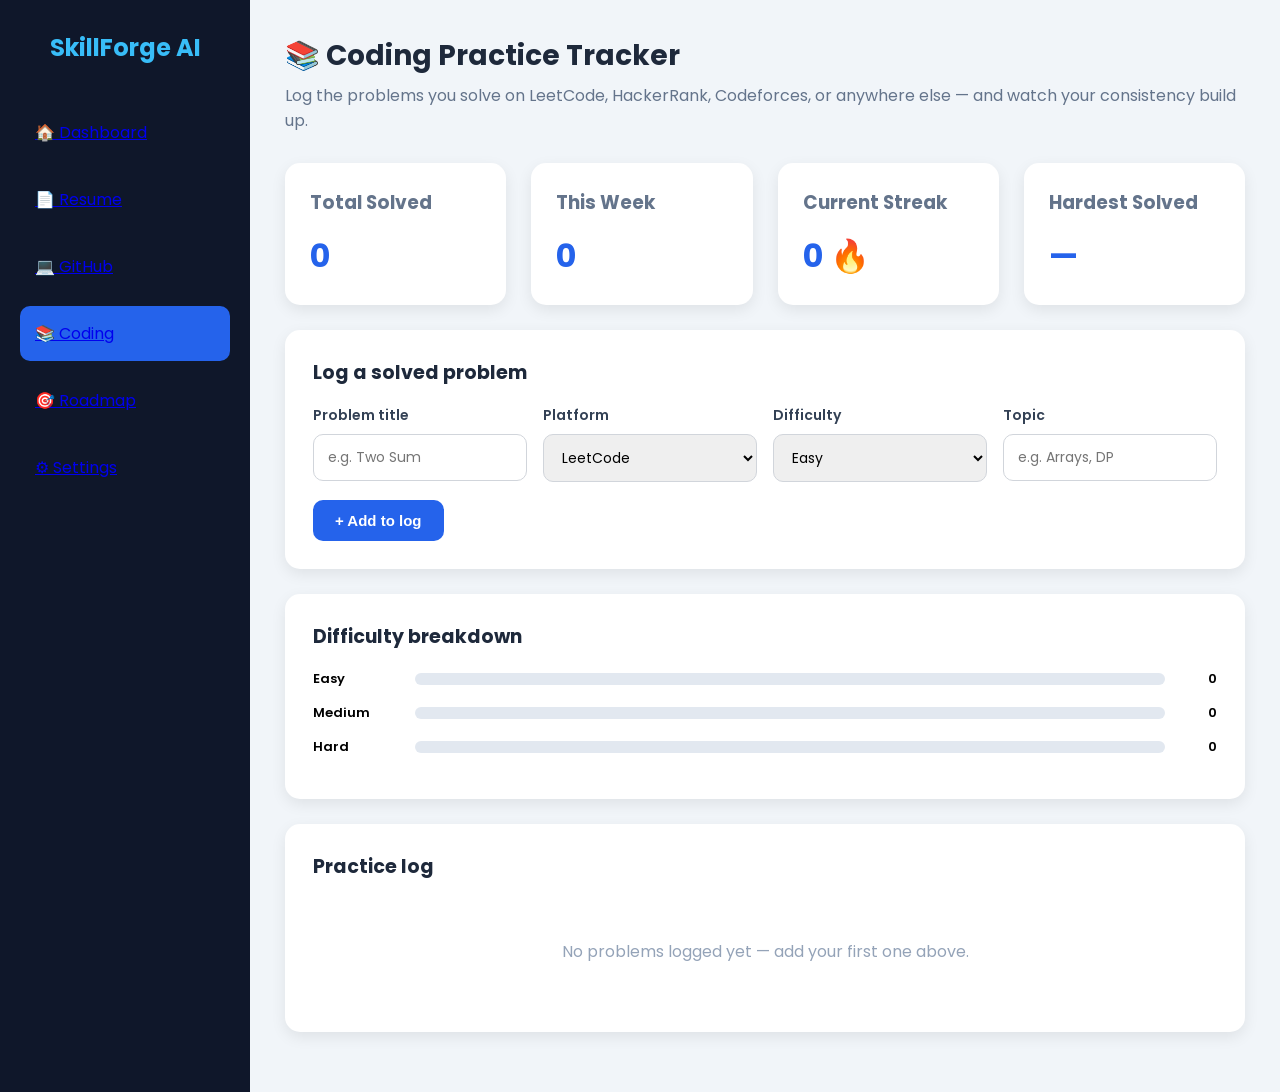
<file: aws_2_0_fixed/html/coding.html>
<!DOCTYPE html>
<html lang="en">
<head>
<meta charset="UTF-8">
<meta name="viewport" content="width=device-width, initial-scale=1.0">
<title>Coding Tracker | SkillForge AI</title>

<link rel="preconnect" href="https://fonts.googleapis.com">
<link rel="preconnect" href="https://fonts.gstatic.com" crossorigin>
<link href="https://fonts.googleapis.com/css2?family=Poppins:wght@300;400;500;600;700&display=swap" rel="stylesheet">

<link rel="stylesheet" href="../css/dashboard.css">
<link rel="stylesheet" href="../css/pages.css">
<link rel="stylesheet" href="../css/coding.css">
</head>
<body>

<div class="dashboard">

    <aside class="sidebar">
        <h2 class="logo">SkillForge AI</h2>
        <ul>
            <li><a href="dashboard.html">🏠 Dashboard</a></li>
            <li><a href="resume.html">📄 Resume</a></li>
            <li><a href="github.html">💻 GitHub</a></li>
            <li class="active"><a href="coding.html">📚 Coding</a></li>
            <li><a href="roadmap.html">🎯 Roadmap</a></li>
            <li><a href="settings.html">⚙ Settings</a></li>
        </ul>
    </aside>

    <main class="main-content">

        <div class="page-header">
            <h1>📚 Coding Practice Tracker</h1>
            <p>Log the problems you solve on LeetCode, HackerRank, Codeforces, or anywhere else — and watch your consistency build up.</p>
        </div>

        <section class="cards" style="margin-bottom:25px;">
            <div class="card">
                <h3>Total Solved</h3>
                <h2 id="statTotal">0</h2>
            </div>
            <div class="card">
                <h3>This Week</h3>
                <h2 id="statWeek">0</h2>
            </div>
            <div class="card">
                <h3>Current Streak</h3>
                <h2 id="statStreak">0 🔥</h2>
            </div>
            <div class="card">
                <h3>Hardest Solved</h3>
                <h2 id="statHardest">—</h2>
            </div>
        </section>

        <div class="panel">
            <h2>Log a solved problem</h2>
            <div class="form-row">
                <div class="form-group">
                    <label for="probTitle">Problem title</label>
                    <input type="text" id="probTitle" placeholder="e.g. Two Sum">
                </div>
                <div class="form-group">
                    <label for="probPlatform">Platform</label>
                    <select id="probPlatform">
                        <option>LeetCode</option>
                        <option>HackerRank</option>
                        <option>Codeforces</option>
                        <option>GeeksforGeeks</option>
                        <option>Other</option>
                    </select>
                </div>
                <div class="form-group">
                    <label for="probDifficulty">Difficulty</label>
                    <select id="probDifficulty">
                        <option value="easy">Easy</option>
                        <option value="medium">Medium</option>
                        <option value="hard">Hard</option>
                    </select>
                </div>
                <div class="form-group">
                    <label for="probTopic">Topic</label>
                    <input type="text" id="probTopic" placeholder="e.g. Arrays, DP">
                </div>
            </div>
            <button class="btn" id="addProblemBtn">+ Add to log</button>
        </div>

        <div class="panel">
            <h2>Difficulty breakdown</h2>
            <div id="difficultyBars"></div>
        </div>

        <div class="panel">
            <h2>Practice log</h2>
            <div id="logTableWrap">
                <table>
                    <thead>
                        <tr>
                            <th>Problem</th>
                            <th>Platform</th>
                            <th>Difficulty</th>
                            <th>Topic</th>
                            <th>Date</th>
                            <th></th>
                        </tr>
                    </thead>
                    <tbody id="logBody"></tbody>
                </table>
            </div>
            <div class="empty-state" id="emptyState" style="display:none;">
                No problems logged yet — add your first one above.
            </div>
        </div>

    </main>
</div>

<div class="toast" id="toast"></div>

<script src="../js/dashboard.js"></script>
<script src="../js/coding.js"></script>
</body>
</html>
</file>
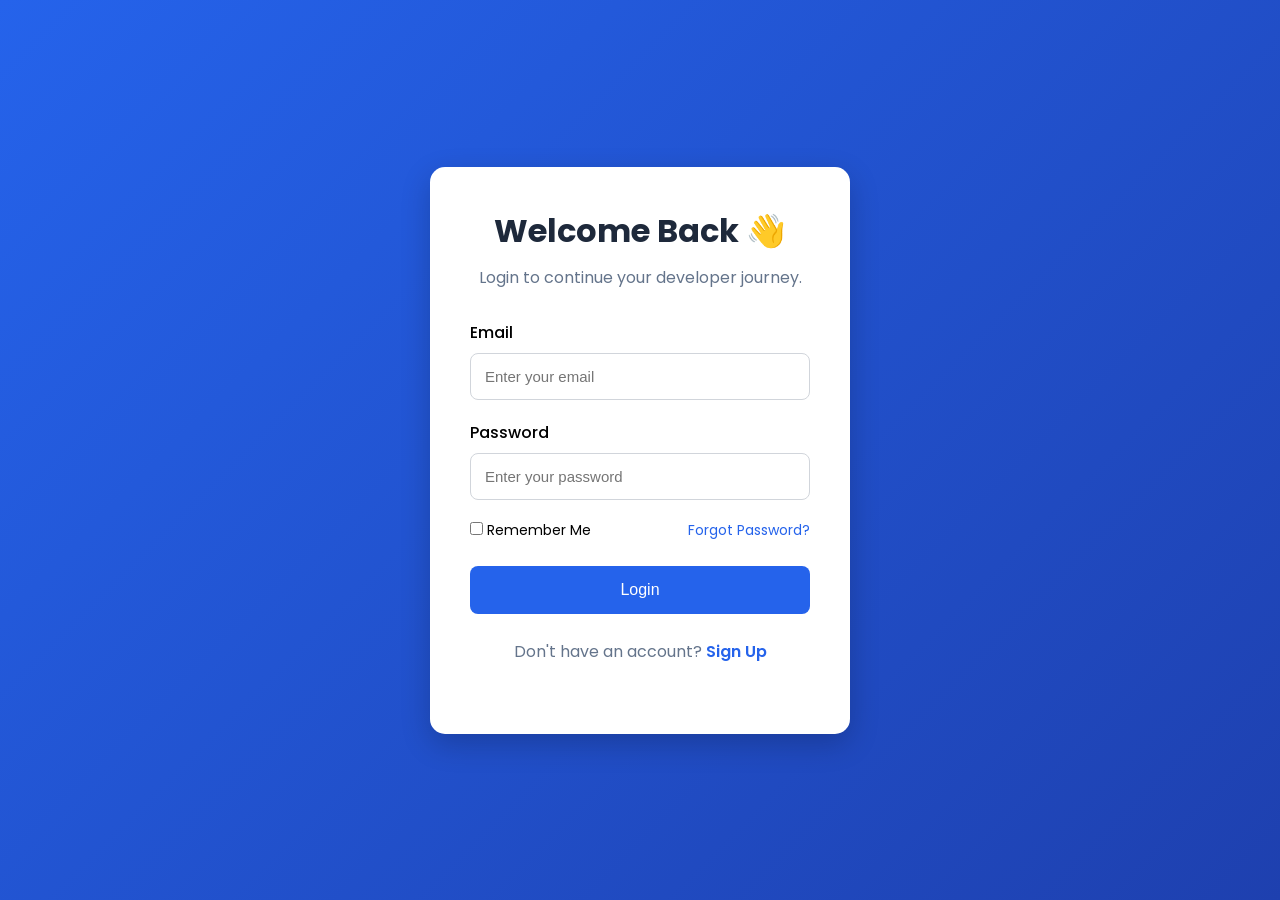
<file: aws_2_0_fixed/html/login.html>
<!DOCTYPE html>
<html lang="en">

<head>

    <meta charset="UTF-8">

    <meta name="viewport" content="width=device-width, initial-scale=1.0">

    <title>Login | SkillForge AI</title>

    <!-- Google Font -->
    <link rel="preconnect" href="https://fonts.googleapis.com">

    <link rel="preconnect" href="https://fonts.gstatic.com" crossorigin>

    <link href="https://fonts.googleapis.com/css2?family=Poppins:wght@300;400;500;600;700&display=swap" rel="stylesheet">

    <!-- CSS -->
    <link rel="stylesheet" href="../css/login.css">

</head>

<body>

    <div class="container">

        <div class="login-card">

            <h1>Welcome Back 👋</h1>

            <p>
                Login to continue your developer journey.
            </p>

            <form id="loginForm">

                <!-- Email -->

                <div class="input-group">

                    <label>Email</label>

                    <input
                        type="email"
                        id="email"
                        placeholder="Enter your email"
                        required>

                </div>

                <!-- Password -->

                <div class="input-group">

                    <label>Password</label>

                    <input
                        type="password"
                        id="password"
                        placeholder="Enter your password"
                        required>

                </div>

                <!-- Remember Me -->

                <div class="options">

                    <label>

                        <input type="checkbox">

                        Remember Me

                    </label>

                    <a href="#">
                        Forgot Password?
                    </a>

                </div>

                <button type="submit" class="login-btn">

                    Login

                </button>

            </form>

            <p class="signup-text">

                Don't have an account?

                <a href="signup.html">

                    Sign Up

                </a>

            </p>

        </div>

    </div>

    <script src="../js/login.js"></script>

</body>

</html>
</file>
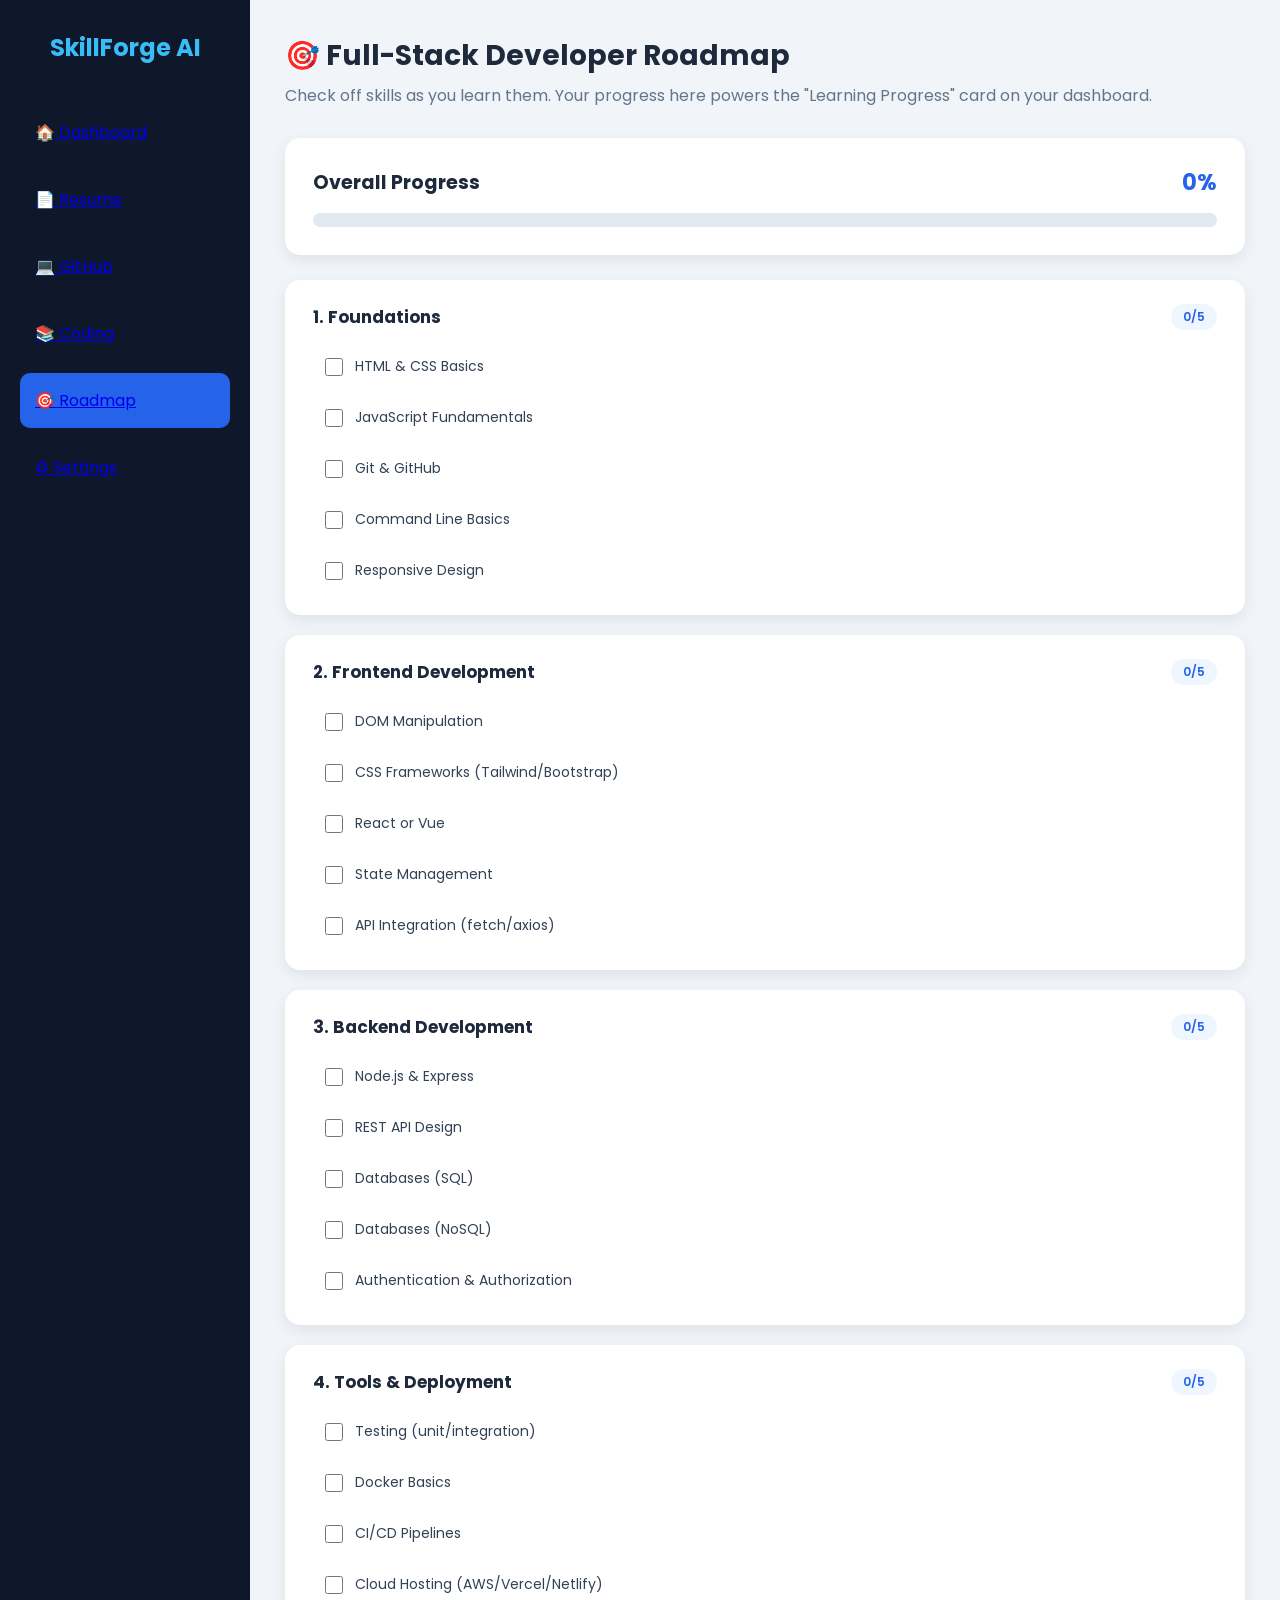
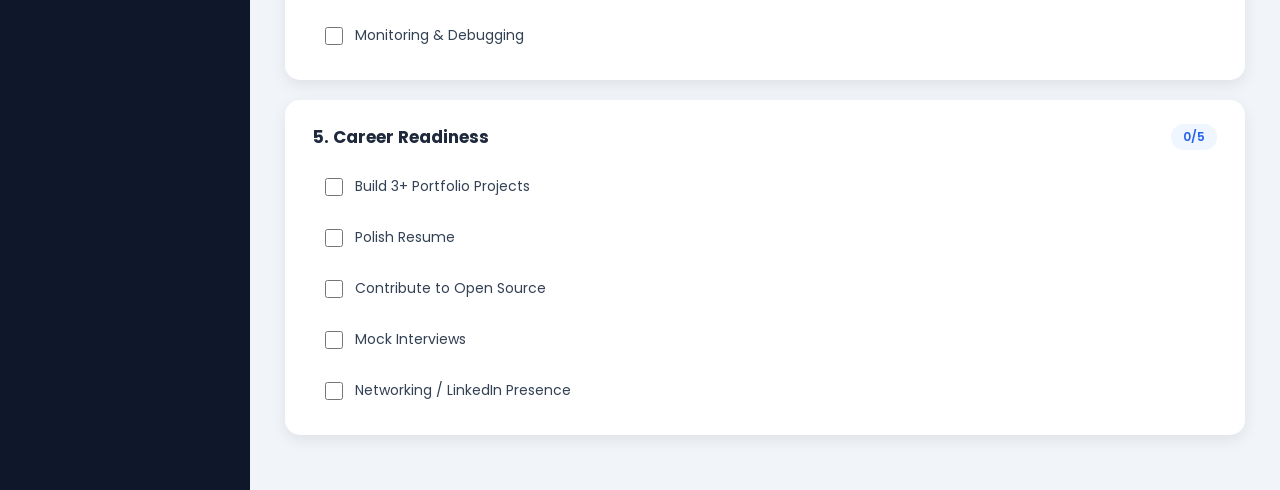
<file: aws_2_0_fixed/html/roadmap.html>
<!DOCTYPE html>
<html lang="en">
<head>
<meta charset="UTF-8">
<meta name="viewport" content="width=device-width, initial-scale=1.0">
<title>Roadmap | SkillForge AI</title>

<link rel="preconnect" href="https://fonts.googleapis.com">
<link rel="preconnect" href="https://fonts.gstatic.com" crossorigin>
<link href="https://fonts.googleapis.com/css2?family=Poppins:wght@300;400;500;600;700&display=swap" rel="stylesheet">

<link rel="stylesheet" href="../css/dashboard.css">
<link rel="stylesheet" href="../css/pages.css">
<link rel="stylesheet" href="../css/roadmap.css">
</head>
<body>

<div class="dashboard">

    <aside class="sidebar">
        <h2 class="logo">SkillForge AI</h2>
        <ul>
            <li><a href="dashboard.html">🏠 Dashboard</a></li>
            <li><a href="resume.html">📄 Resume</a></li>
            <li><a href="github.html">💻 GitHub</a></li>
            <li><a href="coding.html">📚 Coding</a></li>
            <li class="active"><a href="roadmap.html">🎯 Roadmap</a></li>
            <li><a href="settings.html">⚙ Settings</a></li>
        </ul>
    </aside>

    <main class="main-content">

        <div class="page-header">
            <h1>🎯 Full-Stack Developer Roadmap</h1>
            <p>Check off skills as you learn them. Your progress here powers the "Learning Progress" card on your dashboard.</p>
        </div>

        <div class="panel">
            <div class="progress-header">
                <h2 style="margin-bottom:0;">Overall Progress</h2>
                <span id="overallPct" class="overall-pct">0%</span>
            </div>
            <div class="overall-bar">
                <div class="overall-bar-fill" id="overallBarFill"></div>
            </div>
        </div>

        <div id="stagesContainer"></div>

    </main>
</div>

<div class="toast" id="toast"></div>

<script src="../js/dashboard.js"></script>
<script src="../js/roadmap.js"></script>
</body>
</html>
</file>
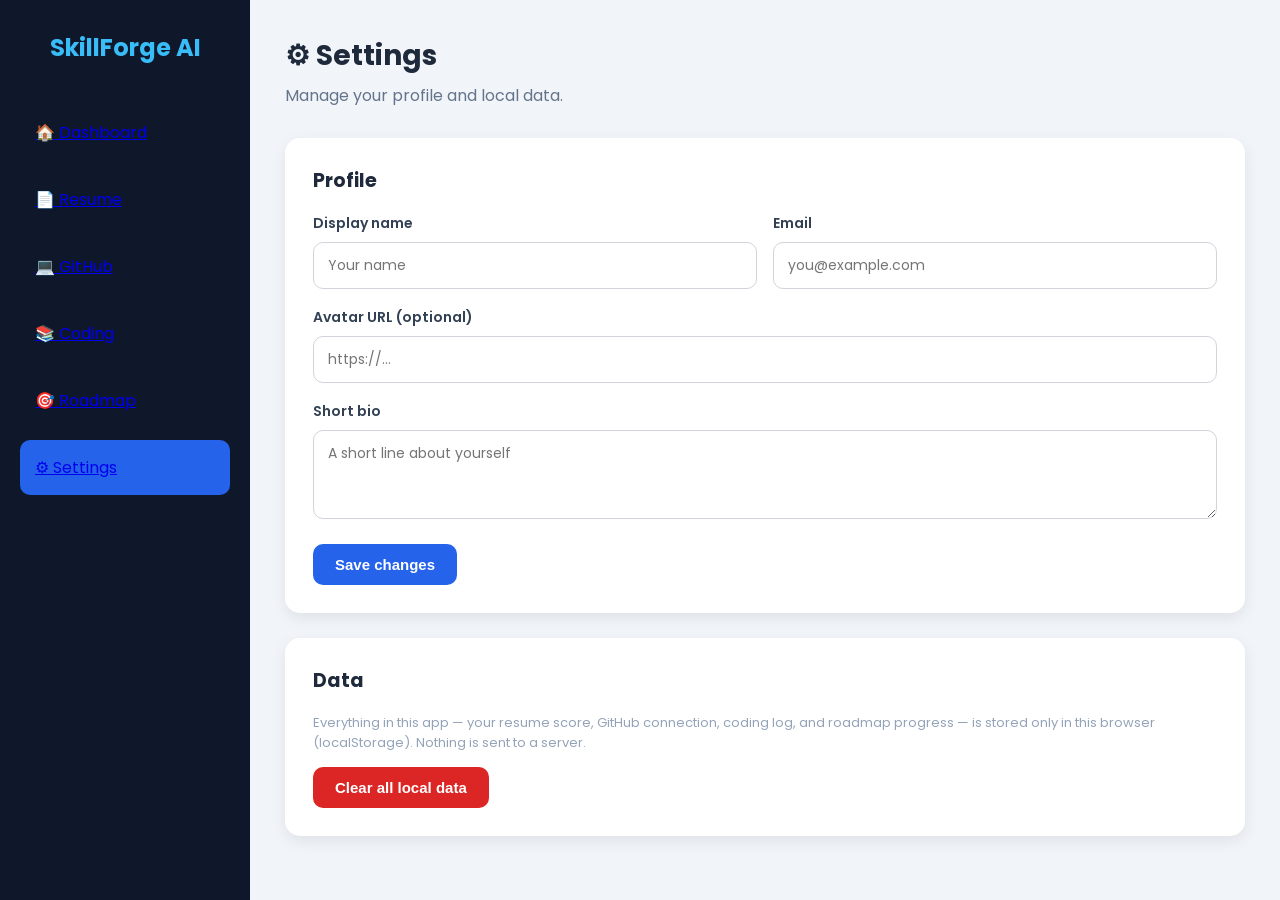
<file: aws_2_0_fixed/html/settings.html>
<!DOCTYPE html>
<html lang="en">
<head>
<meta charset="UTF-8">
<meta name="viewport" content="width=device-width, initial-scale=1.0">
<title>Settings | SkillForge AI</title>

<link rel="preconnect" href="https://fonts.googleapis.com">
<link rel="preconnect" href="https://fonts.gstatic.com" crossorigin>
<link href="https://fonts.googleapis.com/css2?family=Poppins:wght@300;400;500;600;700&display=swap" rel="stylesheet">

<link rel="stylesheet" href="../css/dashboard.css">
<link rel="stylesheet" href="../css/pages.css">
</head>
<body>

<div class="dashboard">

    <aside class="sidebar">
        <h2 class="logo">SkillForge AI</h2>
        <ul>
            <li><a href="dashboard.html">🏠 Dashboard</a></li>
            <li><a href="resume.html">📄 Resume</a></li>
            <li><a href="github.html">💻 GitHub</a></li>
            <li><a href="coding.html">📚 Coding</a></li>
            <li><a href="roadmap.html">🎯 Roadmap</a></li>
            <li class="active"><a href="settings.html">⚙ Settings</a></li>
        </ul>
    </aside>

    <main class="main-content">

        <div class="page-header">
            <h1>⚙ Settings</h1>
            <p>Manage your profile and local data.</p>
        </div>

        <div class="panel">
            <h2>Profile</h2>
            <div class="form-row">
                <div class="form-group">
                    <label for="setName">Display name</label>
                    <input type="text" id="setName" placeholder="Your name">
                </div>
                <div class="form-group">
                    <label for="setEmail">Email</label>
                    <input type="email" id="setEmail" placeholder="you@example.com">
                </div>
            </div>
            <div class="form-group">
                <label for="setAvatar">Avatar URL (optional)</label>
                <input type="text" id="setAvatar" placeholder="https://...">
            </div>
            <div class="form-group">
                <label for="setBio">Short bio</label>
                <textarea id="setBio" rows="3" placeholder="A short line about yourself"></textarea>
            </div>
            <button class="btn" id="saveProfileBtn">Save changes</button>
        </div>

        <div class="panel">
            <h2>Data</h2>
            <p class="hint" style="margin-bottom:14px;">
                Everything in this app — your resume score, GitHub connection, coding log, and roadmap progress — is stored only in this browser (localStorage). Nothing is sent to a server.
            </p>
            <button class="btn danger" id="clearDataBtn">Clear all local data</button>
        </div>

    </main>
</div>

<div class="toast" id="toast"></div>

<script src="../js/dashboard.js"></script>
<script src="../js/settings.js"></script>
</body>
</html>
</file>
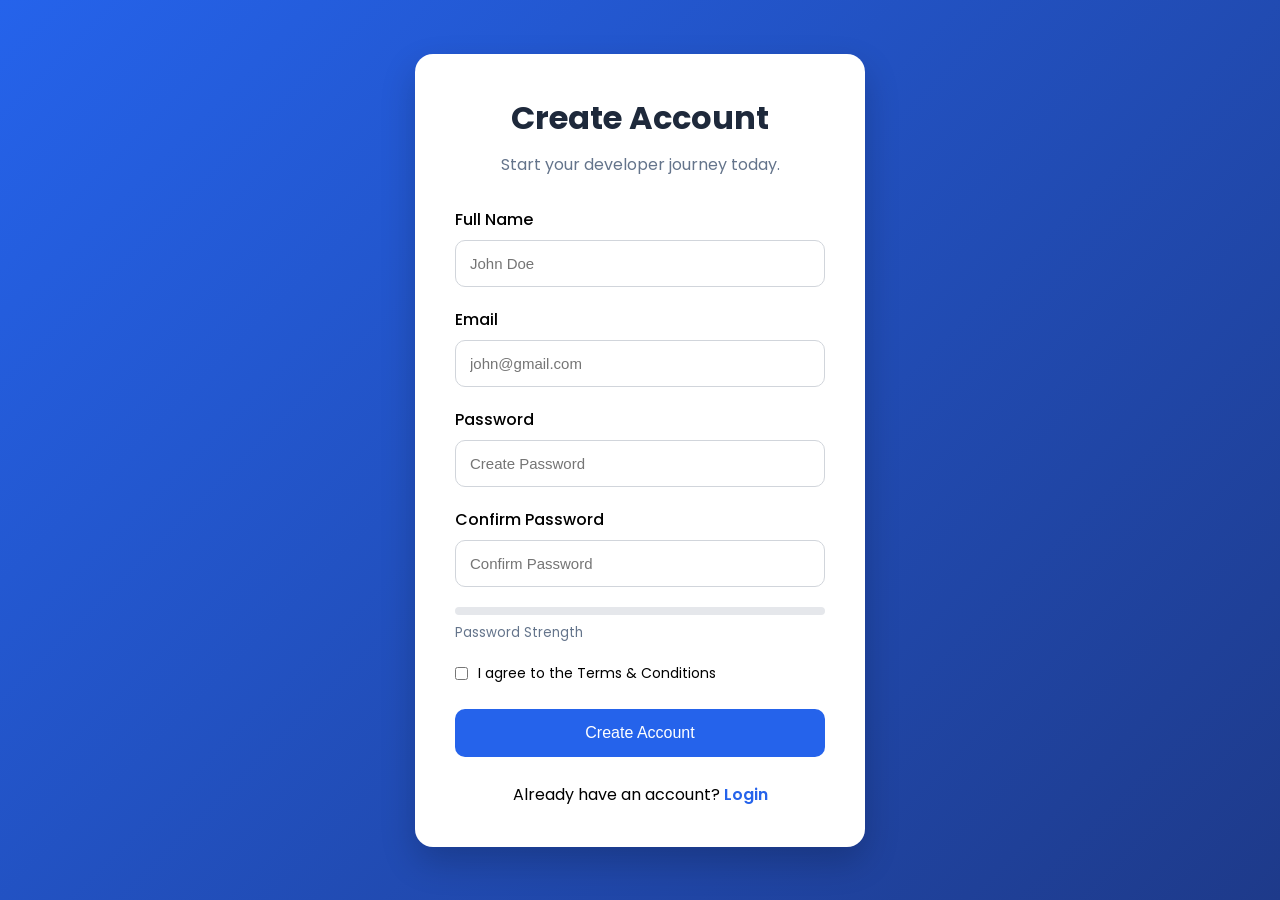
<file: aws_2_0_fixed/html/signup.html>
<!DOCTYPE html>
<html lang="en">

<head>

    <meta charset="UTF-8">

    <meta name="viewport"
          content="width=device-width, initial-scale=1.0">

    <title>Create Account | SkillForge AI</title>

    <!-- Google Font -->

    <link rel="preconnect"
          href="https://fonts.googleapis.com">

    <link rel="preconnect"
          href="https://fonts.gstatic.com"
          crossorigin>

    <link href="https://fonts.googleapis.com/css2?family=Poppins:wght@300;400;500;600;700&display=swap"
          rel="stylesheet">

    <link rel="stylesheet"
          href="../css/signup.css">

</head>

<body>

<div class="container">

    <div class="signup-card">

        <h1>Create Account</h1>

        <p>Start your developer journey today.</p>

        <form id="signupForm">

            <div class="input-group">

                <label>Full Name</label>

                <input
                    type="text"
                    id="name"
                    placeholder="John Doe">

            </div>

            <div class="input-group">

                <label>Email</label>

                <input
                    type="email"
                    id="email"
                    placeholder="john@gmail.com">

            </div>

            <div class="input-group">

                <label>Password</label>

                <input
                    type="password"
                    id="password"
                    placeholder="Create Password">

            </div>

            <div class="input-group">

                <label>Confirm Password</label>

                <input
                    type="password"
                    id="confirmPassword"
                    placeholder="Confirm Password">

            </div>

            <!-- Password Strength -->

            <div class="strength">

                <div class="strength-bar">

                    <div id="strengthFill"></div>

                </div>

                <small id="strengthText">

                    Password Strength

                </small>

            </div>

            <div class="terms">

                <label>

                    <input type="checkbox"
                           id="terms">

                    I agree to the Terms & Conditions

                </label>

            </div>

            <button type="submit">

                Create Account

            </button>

        </form>

        <div class="login-link">

            Already have an account?

            <a href="login.html">

                Login

            </a>

        </div>

    </div>

</div>

<script src="../js/signup.js"></script>

</body>

</html>
</file>
<file: aws_2_0_fixed/css/dashboard.css>
/* ===================================
   RESET
=================================== */

* {
    margin: 0;
    padding: 0;
    box-sizing: border-box;
}

body {
    font-family: 'Poppins', sans-serif;
    background: #f1f5f9;
}

/* ===================================
   MAIN LAYOUT
=================================== */

.dashboard {
    display: flex;
    min-height: 100vh;
}

/* ===================================
   SIDEBAR
=================================== */

.sidebar {
    width: 250px;
    background: #0f172a;
    color: white;
    padding: 30px 20px;
}

.logo {
    text-align: center;
    margin-bottom: 40px;
    color: #38bdf8;
}

.sidebar ul {
    list-style: none;
}

.sidebar li {
    padding: 15px;
    margin-bottom: 12px;
    border-radius: 10px;
    cursor: pointer;
    transition: 0.3s;
}

.sidebar li:hover {
    background: #1e293b;
}

.sidebar .active {
    background: #2563eb;
}

/* ===================================
   MAIN CONTENT
=================================== */

.main-content {
    flex: 1;
    padding: 35px;
}

/* ===================================
   HEADER
=================================== */

/* header {
    display: flex;
    justify-content: space-between;
    align-items: center;
    margin-bottom: 40px;
}

header h1 {
    color: #1e293b;
}

.profile {
    background: white;
    padding: 12px 20px;
    border-radius: 12px;
    box-shadow: 0 4px 12px rgba(0,0,0,.08);
    font-weight: 600;
} */
/* ===================================
   TOP BAR
=================================== */

.topbar{

display:flex;

justify-content:space-between;

align-items:center;

margin-bottom:40px;

}

.welcome h1{

font-size:32px;

color:#1e293b;

}

.welcome p{

color:#64748b;

margin-top:6px;

}

.topbar-right{

display:flex;

align-items:center;

gap:20px;

}

.search-box input{

padding:12px 18px;

width:260px;

border:1px solid #d1d5db;

border-radius:10px;

outline:none;

font-size:15px;

}

.search-box input:focus{

border-color:#2563eb;

}

.notification{

position:relative;

font-size:24px;

cursor:pointer;

}

.badge{

position:absolute;

top:-8px;

right:-10px;

background:red;

color:white;

font-size:11px;

padding:3px 7px;

border-radius:50%;

}

.profile{

display:flex;

align-items:center;

gap:10px;

background:white;

padding:8px 15px;

border-radius:12px;

box-shadow:0 4px 10px rgba(0,0,0,.08);

}

.profile img{

width:45px;

height:45px;

border-radius:50%;

}
/* ===================================
   STATISTICS CARDS
=================================== */

.cards {
    display: grid;
    grid-template-columns: repeat(4,1fr);
    gap: 25px;
}

.card {
    background: white;
    padding: 25px;
    border-radius: 15px;
    box-shadow: 0 5px 15px rgba(0,0,0,.08);
    transition: 0.3s;
}

.card:hover {
    transform: translateY(-6px);
}

.card h3 {
    color: #64748b;
    margin-bottom: 15px;
}

.card h2 {
    color: #2563eb;
    font-size: 32px;
}

/* ===================================
   QUICK LINKS
=================================== */

.quick-links {
    display: grid;
    grid-template-columns: repeat(2, 1fr);
    gap: 20px;
    margin-top: 25px;
}

.quick-card {
    display: flex;
    align-items: center;
    gap: 16px;
    background: white;
    padding: 22px;
    border-radius: 15px;
    box-shadow: 0 5px 15px rgba(0,0,0,.08);
    text-decoration: none;
    transition: 0.25s;
}

.quick-card:hover {
    transform: translateY(-4px);
    box-shadow: 0 8px 20px rgba(0,0,0,.12);
}

.quick-icon {
    font-size: 30px;
}

.quick-card h3 {
    color: #1e293b;
    font-size: 16px;
    margin-bottom: 4px;
}

.quick-card p {
    color: #64748b;
    font-size: 13px;
}

/* ===================================
   RESPONSIVE
=================================== */

@media(max-width:1000px){

.cards{
    grid-template-columns:repeat(2,1fr);
}

}

@media(max-width:700px){

.dashboard{
    flex-direction:column;
}

.sidebar{
    width:100%;
}

.cards{
    grid-template-columns:1fr;
}

.quick-links{
    grid-template-columns:1fr;
}

header{
    flex-direction:column;
    gap:20px;
}

}
</file>
<file: aws_2_0_fixed/css/pages.css>
/* ===================================
   SHARED PAGE STYLES
   (used by resume / github / coding / roadmap / settings)
=================================== */

.page-header {
    margin-bottom: 30px;
}

.page-header h1 {
    font-size: 28px;
    color: #1e293b;
}

.page-header p {
    color: #64748b;
    margin-top: 6px;
}

.panel {
    background: white;
    border-radius: 15px;
    padding: 28px;
    box-shadow: 0 5px 15px rgba(0,0,0,.08);
    margin-bottom: 25px;
}

.panel h2 {
    font-size: 19px;
    color: #1e293b;
    margin-bottom: 18px;
}

.btn {
    display: inline-block;
    padding: 12px 22px;
    border: none;
    border-radius: 10px;
    background: #2563eb;
    color: white;
    font-size: 15px;
    font-weight: 600;
    cursor: pointer;
    transition: 0.25s;
}

.btn:hover {
    background: #1d4ed8;
}

.btn.secondary {
    background: #e2e8f0;
    color: #1e293b;
}

.btn.secondary:hover {
    background: #cbd5e1;
}

.btn.danger {
    background: #dc2626;
}

.btn.danger:hover {
    background: #b91c1c;
}

.btn:disabled {
    opacity: 0.6;
    cursor: not-allowed;
}

.form-group {
    margin-bottom: 18px;
}

.form-group label {
    display: block;
    font-size: 14px;
    font-weight: 600;
    color: #334155;
    margin-bottom: 8px;
}

.form-group input,
.form-group select,
.form-group textarea {
    width: 100%;
    padding: 12px 14px;
    border: 1px solid #d1d5db;
    border-radius: 10px;
    font-size: 14px;
    font-family: inherit;
    outline: none;
    transition: 0.2s;
}

.form-group input:focus,
.form-group select:focus,
.form-group textarea:focus {
    border-color: #2563eb;
}

.form-row {
    display: grid;
    grid-template-columns: repeat(auto-fit, minmax(180px, 1fr));
    gap: 16px;
}

.hint {
    font-size: 13px;
    color: #94a3b8;
    margin-top: 6px;
}

.tag {
    display: inline-block;
    padding: 5px 12px;
    border-radius: 20px;
    font-size: 12px;
    font-weight: 600;
}

.tag.easy { background: #dcfce7; color: #16a34a; }
.tag.medium { background: #fef9c3; color: #ca8a04; }
.tag.hard { background: #fee2e2; color: #dc2626; }

.empty-state {
    text-align: center;
    padding: 40px 20px;
    color: #94a3b8;
}

.toast {
    position: fixed;
    bottom: 25px;
    right: 25px;
    background: #1e293b;
    color: white;
    padding: 14px 22px;
    border-radius: 10px;
    font-size: 14px;
    box-shadow: 0 8px 20px rgba(0,0,0,.2);
    opacity: 0;
    transform: translateY(10px);
    pointer-events: none;
    transition: 0.3s;
    z-index: 999;
}

.toast.show {
    opacity: 1;
    transform: translateY(0);
}

table {
    width: 100%;
    border-collapse: collapse;
}

th, td {
    text-align: left;
    padding: 12px 10px;
    border-bottom: 1px solid #f1f5f9;
    font-size: 14px;
}

th {
    color: #64748b;
    font-size: 12px;
    text-transform: uppercase;
    letter-spacing: 0.4px;
}

.icon-btn {
    background: none;
    border: none;
    cursor: pointer;
    font-size: 16px;
    color: #94a3b8;
    transition: 0.2s;
}

.icon-btn:hover {
    color: #dc2626;
}

/* Responsive */
@media (max-width: 700px) {
    .panel {
        padding: 18px;
    }
}
</file>
<file: aws_2_0_fixed/css/coding.css>
.diff-row {
    display: flex;
    align-items: center;
    gap: 12px;
    margin-bottom: 14px;
}

.diff-row .label {
    width: 90px;
    font-size: 13px;
    font-weight: 600;
    flex-shrink: 0;
}

.diff-row .bar {
    flex: 1;
    height: 12px;
    background: #e2e8f0;
    border-radius: 6px;
    overflow: hidden;
}

.diff-row .bar-fill {
    height: 100%;
    border-radius: 6px;
}

.diff-row.easy .bar-fill { background: #16a34a; }
.diff-row.medium .bar-fill { background: #ca8a04; }
.diff-row.hard .bar-fill { background: #dc2626; }

.diff-row .count {
    width: 40px;
    text-align: right;
    font-size: 13px;
    font-weight: 600;
}
</file>
<file: aws_2_0_fixed/css/login.css>
/* ================================
   Global Styles
================================ */

* {
    margin: 0;
    padding: 0;
    box-sizing: border-box;
}

body {
    font-family: 'Poppins', sans-serif;
    background: linear-gradient(135deg, #2563eb, #1e40af);
    height: 100vh;

    display: flex;
    justify-content: center;
    align-items: center;
}

/* ================================
   Login Container
================================ */

.container {
    width: 100%;
    display: flex;
    justify-content: center;
    align-items: center;
    padding: 20px;
}

/* ================================
   Login Card
================================ */

.login-card {

    width: 420px;

    background: white;

    padding: 40px;

    border-radius: 15px;

    box-shadow: 0 10px 30px rgba(0,0,0,0.2);

}

/* ================================
   Heading
================================ */

.login-card h1 {

    text-align: center;

    margin-bottom: 10px;

    color: #1e293b;

}

.login-card p {

    text-align: center;

    color: #64748b;

    margin-bottom: 30px;

}

/* ================================
   Input Fields
================================ */

.input-group {

    margin-bottom: 20px;

}

.input-group label {

    display: block;

    margin-bottom: 8px;

    font-weight: 500;

}

.input-group input {

    width: 100%;

    padding: 14px;

    border: 1px solid #d1d5db;

    border-radius: 8px;

    outline: none;

    transition: .3s;

    font-size: 15px;

}

.input-group input:focus {

    border-color: #2563eb;

    box-shadow: 0 0 8px rgba(37,99,235,.2);

}

/* ================================
   Remember Me
================================ */

.options {

    display: flex;

    justify-content: space-between;

    align-items: center;

    margin-bottom: 25px;

    font-size: 14px;

}

.options a {

    text-decoration: none;

    color: #2563eb;

}

.options a:hover {

    text-decoration: underline;

}

/* ================================
   Login Button
================================ */

.login-btn {

    width: 100%;

    padding: 15px;

    border: none;

    border-radius: 8px;

    background: #2563eb;

    color: white;

    font-size: 16px;

    cursor: pointer;

    transition: .3s;

}

.login-btn:hover {

    background: #1d4ed8;

}

/* ================================
   Bottom Text
================================ */

.signup-text {

    text-align: center;

    margin-top: 25px;

}

.signup-text a {

    text-decoration: none;

    color: #2563eb;

    font-weight: 600;

}

.signup-text a:hover {

    text-decoration: underline;

}

/* ================================
   Responsive Design
================================ */

@media (max-width:500px){

.login-card{

width:100%;

padding:30px;

}

}
</file>
<file: aws_2_0_fixed/css/roadmap.css>
.progress-header {
    display: flex;
    justify-content: space-between;
    align-items: center;
    margin-bottom: 14px;
}

.overall-pct {
    font-size: 22px;
    font-weight: 700;
    color: #2563eb;
}

.overall-bar {
    height: 14px;
    background: #e2e8f0;
    border-radius: 8px;
    overflow: hidden;
}

.overall-bar-fill {
    height: 100%;
    background: linear-gradient(90deg, #2563eb, #38bdf8);
    border-radius: 8px;
    width: 0%;
    transition: width 0.5s ease;
}

.stage-panel {
    background: white;
    border-radius: 15px;
    padding: 24px 28px;
    box-shadow: 0 5px 15px rgba(0,0,0,.08);
    margin-bottom: 20px;
}

.stage-title-row {
    display: flex;
    justify-content: space-between;
    align-items: center;
    margin-bottom: 16px;
}

.stage-title-row h3 {
    font-size: 17px;
    color: #1e293b;
}

.stage-badge {
    font-size: 12px;
    font-weight: 600;
    color: #2563eb;
    background: #eff6ff;
    padding: 4px 12px;
    border-radius: 20px;
}

.checklist {
    list-style: none;
    display: flex;
    flex-direction: column;
    gap: 10px;
}

.checklist li {
    display: flex;
    align-items: center;
    gap: 12px;
    padding: 10px 12px;
    border-radius: 8px;
    transition: 0.2s;
    cursor: pointer;
}

.checklist li:hover {
    background: #f8fafc;
}

.checklist li input {
    width: 18px;
    height: 18px;
    accent-color: #2563eb;
    cursor: pointer;
}

.checklist li span {
    font-size: 14px;
    color: #334155;
}

.checklist li.checked span {
    text-decoration: line-through;
    color: #94a3b8;
}
</file>
<file: aws_2_0_fixed/css/signup.css>
/* ==========================================
   Global Styles
========================================== */

*{
    margin:0;
    padding:0;
    box-sizing:border-box;
}

body{

    font-family:'Poppins',sans-serif;

    background:linear-gradient(135deg,#2563eb,#1e3a8a);

    min-height:100vh;

    display:flex;

    justify-content:center;

    align-items:center;

    padding:30px;

}

/* ==========================================
   Container
========================================== */

.container{

    width:100%;

    display:flex;

    justify-content:center;

    align-items:center;

}

/* ==========================================
   Signup Card
========================================== */

.signup-card{

    width:450px;

    background:#fff;

    border-radius:18px;

    padding:40px;

    box-shadow:0 15px 35px rgba(0,0,0,.20);

}

.signup-card h1{

    text-align:center;

    color:#1e293b;

    margin-bottom:10px;

}

.signup-card p{

    text-align:center;

    color:#64748b;

    margin-bottom:30px;

}

/* ==========================================
   Input Fields
========================================== */

.input-group{

    margin-bottom:20px;

}

.input-group label{

    display:block;

    margin-bottom:8px;

    font-weight:500;

}

.input-group input{

    width:100%;

    padding:14px;

    border:1px solid #d1d5db;

    border-radius:10px;

    font-size:15px;

    outline:none;

    transition:.3s;

}

.input-group input:focus{

    border-color:#2563eb;

    box-shadow:0 0 8px rgba(37,99,235,.25);

}

/* ==========================================
   Password Strength
========================================== */

.strength{

    margin-bottom:20px;

}

.strength-bar{

    width:100%;

    height:8px;

    background:#e5e7eb;

    border-radius:20px;

    overflow:hidden;

}

#strengthFill{

    width:0%;

    height:100%;

    background:red;

    transition:.3s;

}

#strengthText{

    display:block;

    margin-top:8px;

    color:#64748b;

}

/* ==========================================
   Terms
========================================== */

.terms{

    margin-bottom:25px;

    font-size:14px;

}

.terms label{

    display:flex;

    align-items:center;

    gap:10px;

}

/* ==========================================
   Button
========================================== */

button{

    width:100%;

    padding:15px;

    border:none;

    border-radius:10px;

    background:#2563eb;

    color:white;

    font-size:16px;

    cursor:pointer;

    transition:.3s;

}

button:hover{

    background:#1d4ed8;

}

/* ==========================================
   Login Link
========================================== */

.login-link{

    text-align:center;

    margin-top:25px;

}

.login-link a{

    text-decoration:none;

    color:#2563eb;

    font-weight:600;

}

.login-link a:hover{

    text-decoration:underline;

}

/* ==========================================
   Responsive
========================================== */

@media(max-width:500px){

.signup-card{

    width:100%;

    padding:30px;

}

}
</file>
